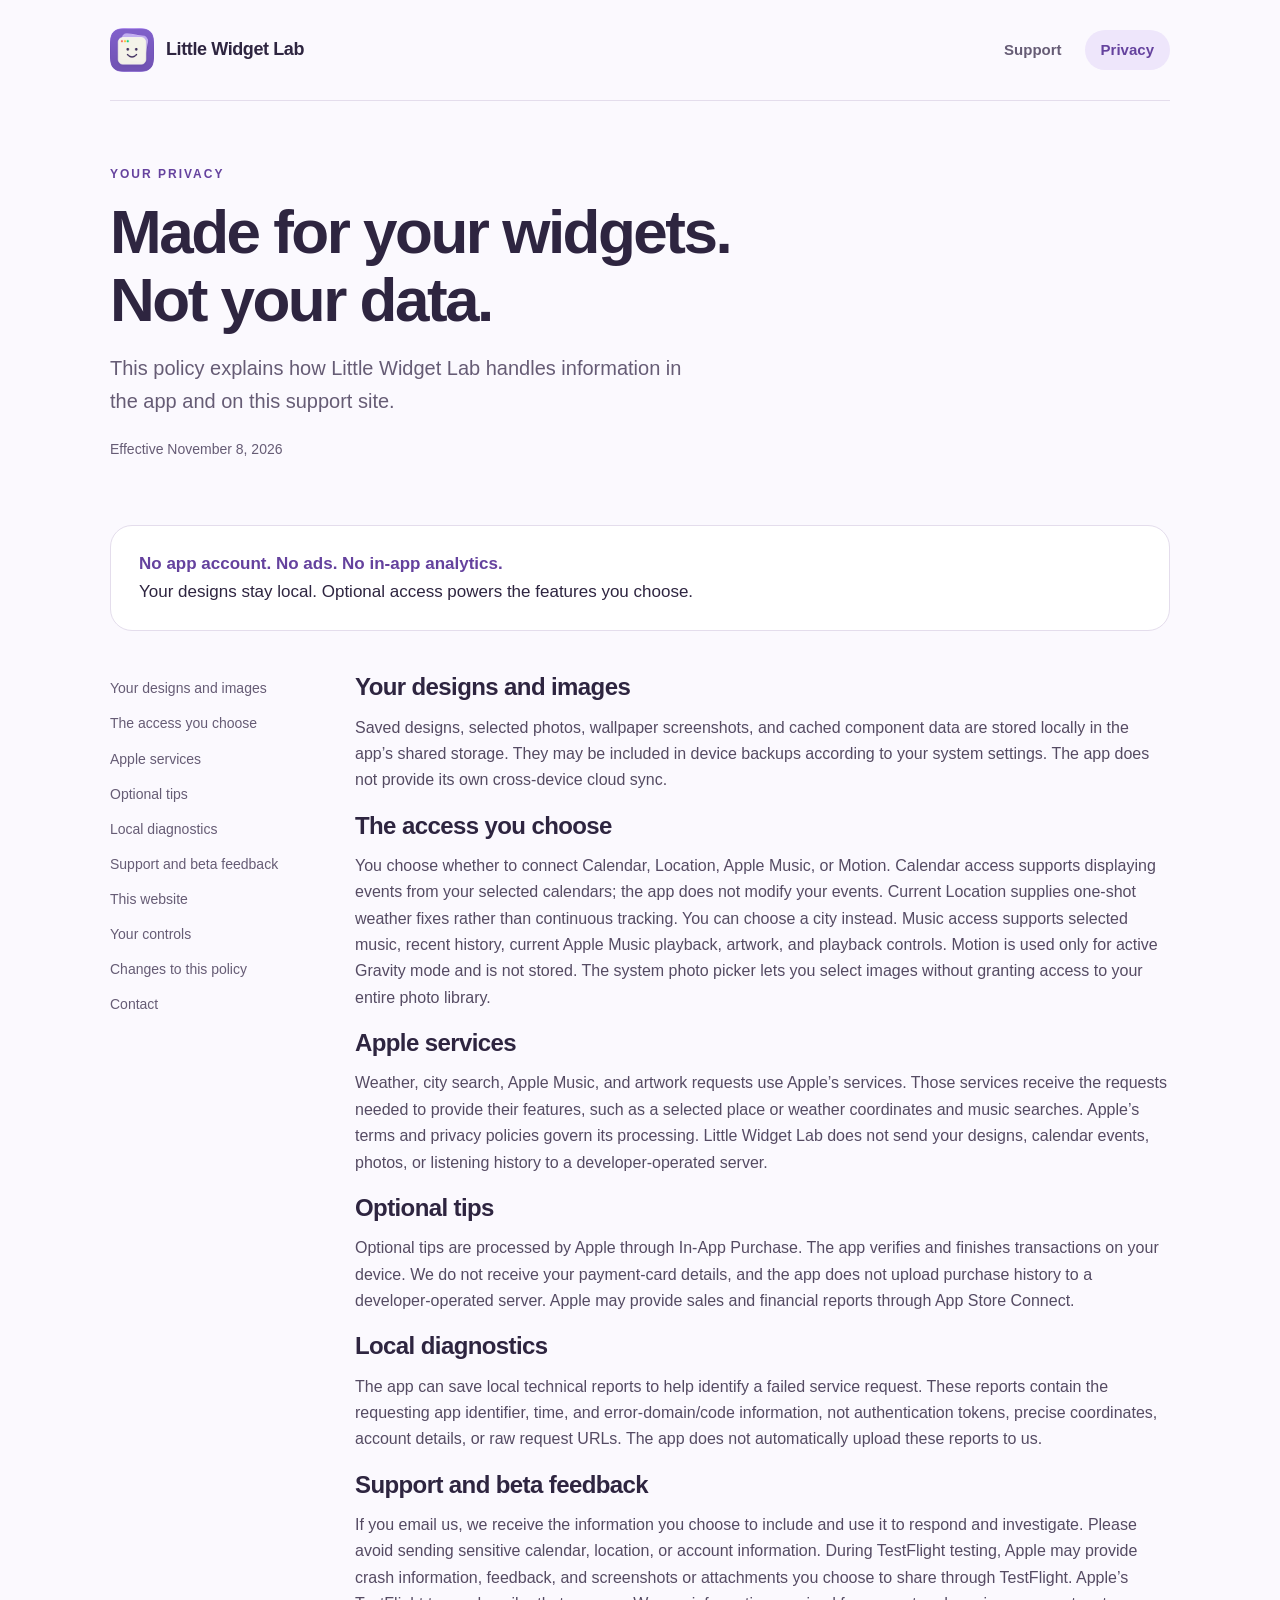
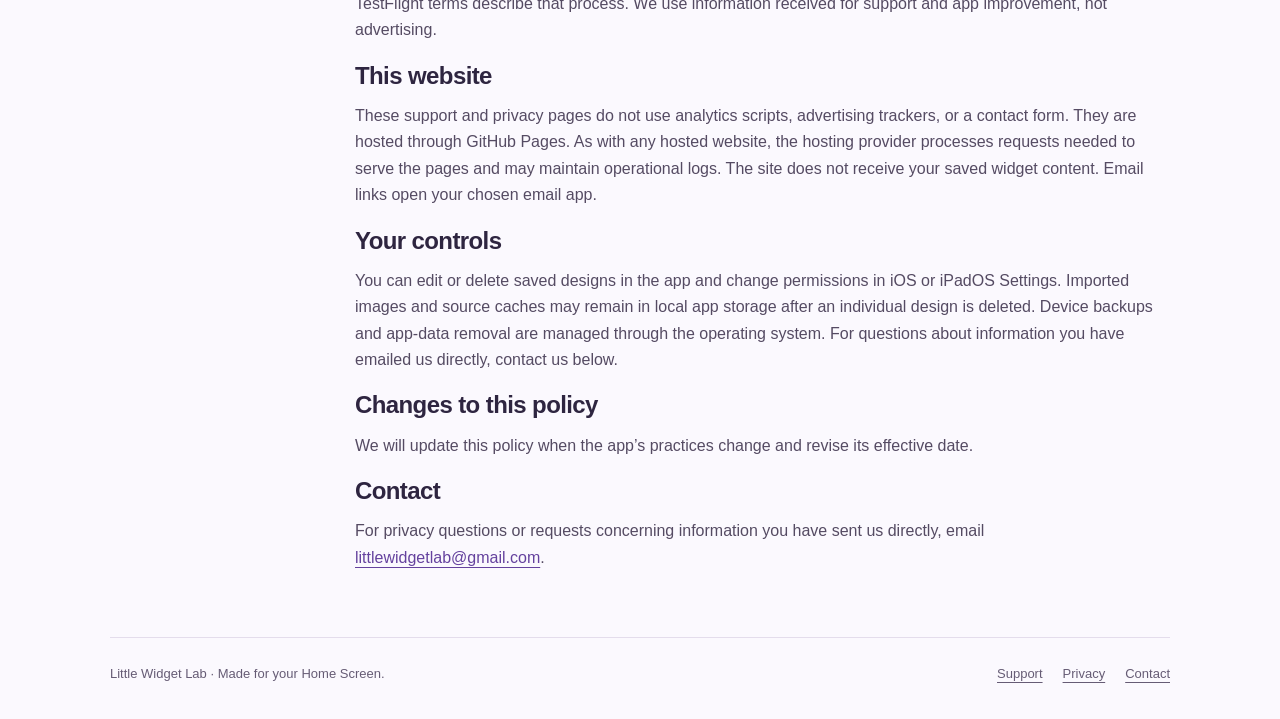
<file: index.html>
<!doctype html>
<html lang="en"><head><meta charset="utf-8"><meta name="viewport" content="width=device-width,initial-scale=1"><meta name="description" content="How Little Widget Lab handles local designs, optional permissions, Apple services, and support feedback."><meta name="theme-color" content="#7254b5"><title>Privacy Policy · Little Widget Lab</title><link rel="canonical" href="https://antonio-gor.github.io/little-widget-lab-privacy/"><link rel="icon" href="assets/little-widget-lab.png"><link rel="stylesheet" href="assets/site.css"></head>
<body><a class="skip" href="#main">Skip to content</a><header><a class="brand" href="support.html"><img src="assets/little-widget-lab.png" alt="" width="44" height="44"><span>Little Widget Lab</span></a><nav aria-label="Main"><a href="support.html">Support</a><a href="./" aria-current="page">Privacy</a></nav></header><main id="main"><section class="hero"><div><p class="eyebrow">Your privacy</p><h1>Made for your widgets.<br>Not your data.</h1><p class="intro">This policy explains how Little Widget Lab handles information in the app and on this support site.</p><p class="policy-date">Effective November 8, 2026</p></div></section><div class="privacy-summary"><p><strong>No app account. No ads. No in-app analytics.</strong><br>Your designs stay local. Optional access powers the features you choose.</p></div><div class="policy-layout"><aside class="policy-nav" aria-label="On this page"><a href="#your-designs">Your designs and images</a><a href="#optional-access">The access you choose</a><a href="#apple-services">Apple services</a><a href="#tips">Optional tips</a><a href="#diagnostics">Local diagnostics</a><a href="#support-feedback">Support and beta feedback</a><a href="#website">This website</a><a href="#your-controls">Your controls</a><a href="#changes">Changes to this policy</a><a href="#contact">Contact</a></aside><article class="policy-body"><section aria-labelledby="your-designs"><h2 id="your-designs">Your designs and images</h2><p>Saved designs, selected photos, wallpaper screenshots, and cached component data are stored locally in the app’s shared storage. They may be included in device backups according to your system settings. The app does not provide its own cross-device cloud sync.</p></section><section aria-labelledby="optional-access"><h2 id="optional-access">The access you choose</h2><p>You choose whether to connect Calendar, Location, Apple Music, or Motion. Calendar access supports displaying events from your selected calendars; the app does not modify your events. Current Location supplies one-shot weather fixes rather than continuous tracking. You can choose a city instead. Music access supports selected music, recent history, current Apple Music playback, artwork, and playback controls. Motion is used only for active Gravity mode and is not stored. The system photo picker lets you select images without granting access to your entire photo library.</p></section><section aria-labelledby="apple-services"><h2 id="apple-services">Apple services</h2><p>Weather, city search, Apple Music, and artwork requests use Apple’s services. Those services receive the requests needed to provide their features, such as a selected place or weather coordinates and music searches. Apple’s terms and privacy policies govern its processing. Little Widget Lab does not send your designs, calendar events, photos, or listening history to a developer-operated server.</p></section><section aria-labelledby="tips"><h2 id="tips">Optional tips</h2><p>Optional tips are processed by Apple through In-App Purchase. The app verifies and finishes transactions on your device. We do not receive your payment-card details, and the app does not upload purchase history to a developer-operated server. Apple may provide sales and financial reports through App Store Connect.</p></section><section aria-labelledby="diagnostics"><h2 id="diagnostics">Local diagnostics</h2><p>The app can save local technical reports to help identify a failed service request. These reports contain the requesting app identifier, time, and error-domain/code information, not authentication tokens, precise coordinates, account details, or raw request URLs. The app does not automatically upload these reports to us.</p></section><section aria-labelledby="support-feedback"><h2 id="support-feedback">Support and beta feedback</h2><p>If you email us, we receive the information you choose to include and use it to respond and investigate. Please avoid sending sensitive calendar, location, or account information. During TestFlight testing, Apple may provide crash information, feedback, and screenshots or attachments you choose to share through TestFlight. Apple’s TestFlight terms describe that process. We use information received for support and app improvement, not advertising.</p></section><section aria-labelledby="website"><h2 id="website">This website</h2><p>These support and privacy pages do not use analytics scripts, advertising trackers, or a contact form. They are hosted through GitHub Pages. As with any hosted website, the hosting provider processes requests needed to serve the pages and may maintain operational logs. The site does not receive your saved widget content. Email links open your chosen email app.</p></section><section aria-labelledby="your-controls"><h2 id="your-controls">Your controls</h2><p>You can edit or delete saved designs in the app and change permissions in iOS or iPadOS Settings. Imported images and source caches may remain in local app storage after an individual design is deleted. Device backups and app-data removal are managed through the operating system. For questions about information you have emailed us directly, contact us below.</p></section><section aria-labelledby="changes"><h2 id="changes">Changes to this policy</h2><p>We will update this policy when the app’s practices change and revise its effective date.</p></section><section aria-labelledby="contact"><h2 id="contact">Contact</h2><p>For privacy questions or requests concerning information you have sent us directly, email <a href="mailto:littlewidgetlab@gmail.com">littlewidgetlab@gmail.com</a>.</p></section></article></div></main><footer><span>Little Widget Lab · Made for your Home Screen.</span><div class="footer-links"><a href="support.html">Support</a><a href="./">Privacy</a><a href="mailto:littlewidgetlab@gmail.com">Contact</a></div></footer></body></html>
</file>
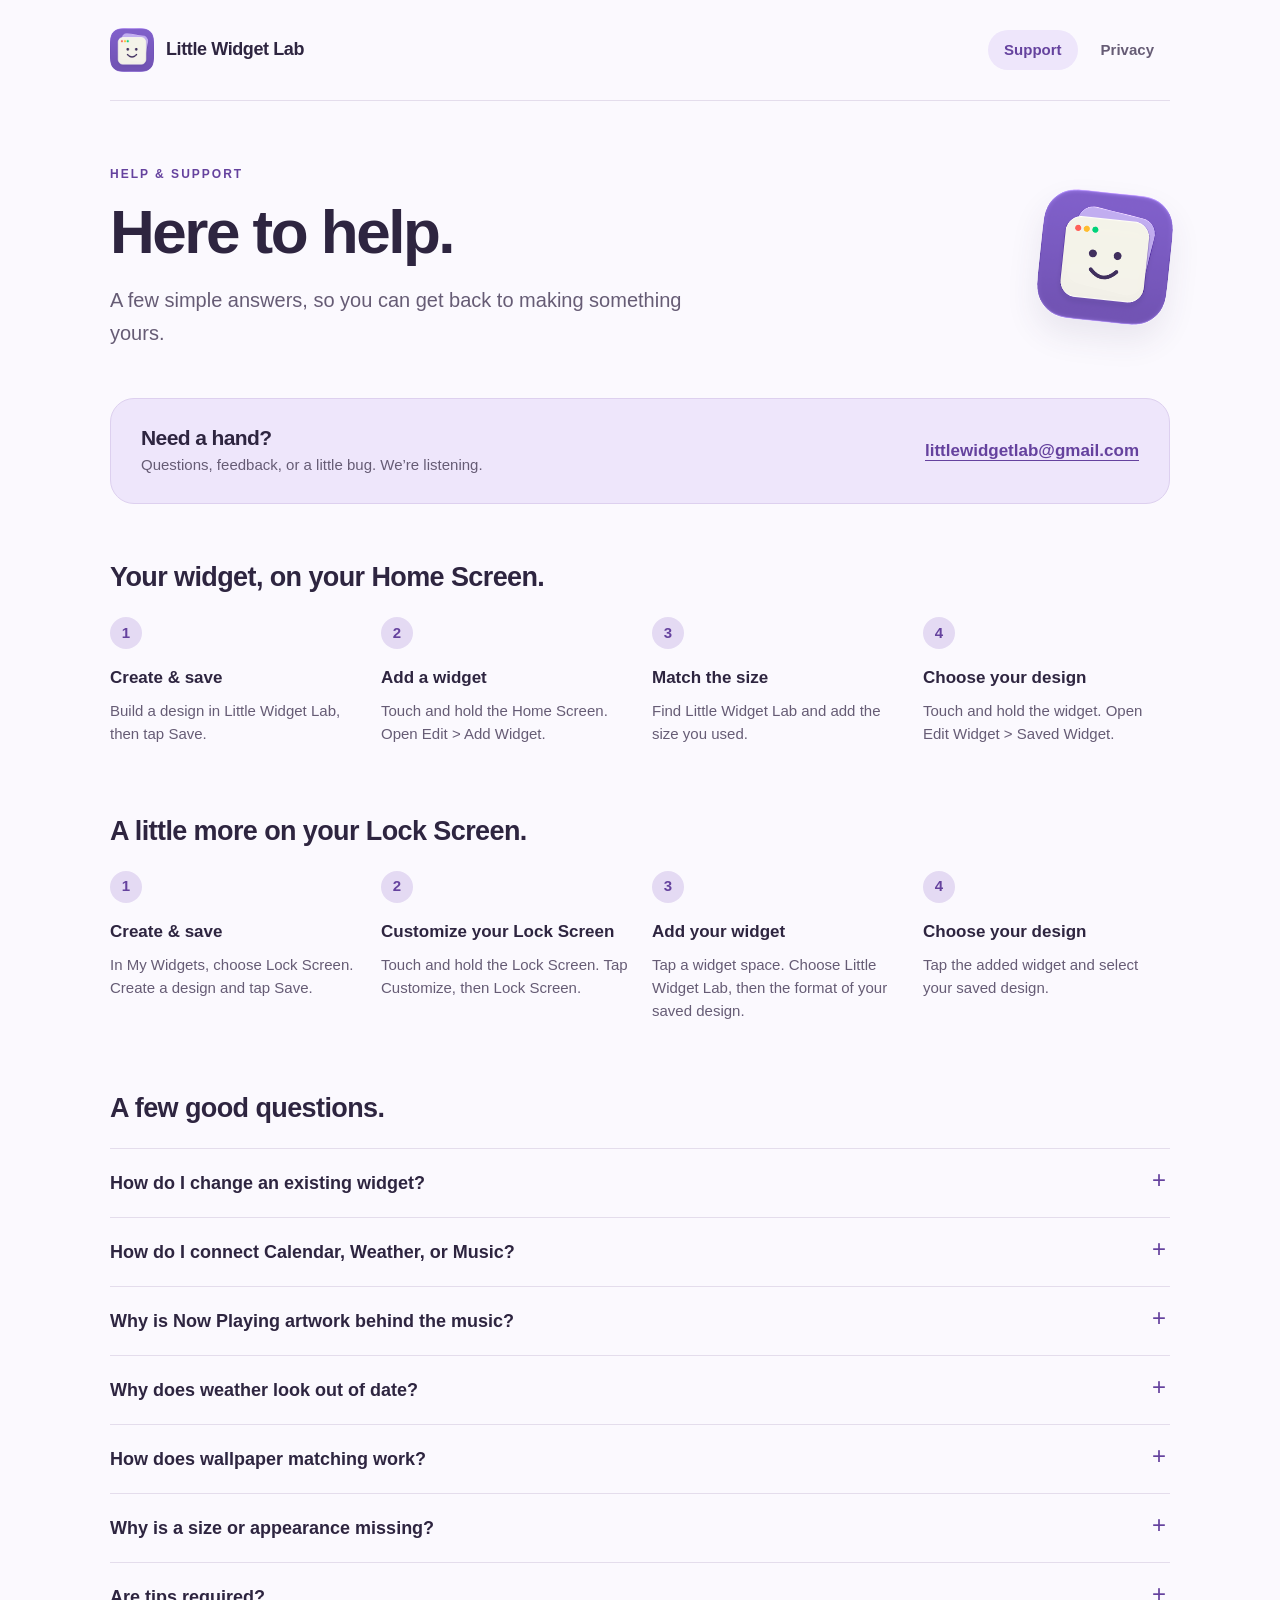
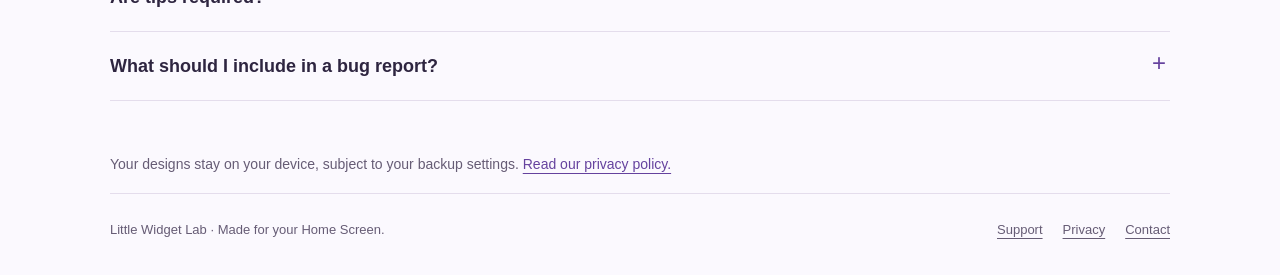
<file: support.html>
<!doctype html>
<html lang="en"><head><meta charset="utf-8"><meta name="viewport" content="width=device-width,initial-scale=1"><meta name="description" content="Help with creating, adding, and updating Little Widget Lab widgets. Contact littlewidgetlab@gmail.com."><meta name="theme-color" content="#7254b5"><title>Support · Little Widget Lab</title><link rel="canonical" href="https://antonio-gor.github.io/little-widget-lab-privacy/support.html"><link rel="icon" href="assets/little-widget-lab.png"><link rel="stylesheet" href="assets/site.css"></head>
<body><a class="skip" href="#main">Skip to content</a><header><a class="brand" href="support.html"><img src="assets/little-widget-lab.png" alt="" width="44" height="44"><span>Little Widget Lab</span></a><nav aria-label="Main"><a href="support.html" aria-current="page">Support</a><a href="./">Privacy</a></nav></header><main id="main"><section class="hero"><div><p class="eyebrow">Help & support</p><h1>Here to help.</h1><p class="intro">A few simple answers, so you can get back to making something yours.</p></div><img class="hero-art" src="assets/little-widget-lab.png" alt="Little Widget Lab smiling widget" width="130" height="130"></section>
<section class="contact" aria-labelledby="contact-title"><div><h2 id="contact-title">Need a hand?</h2><p>Questions, feedback, or a little bug. We’re listening.</p></div><a href="mailto:littlewidgetlab@gmail.com">littlewidgetlab@gmail.com</a></section>
<section class="section" aria-labelledby="setup"><h2 id="setup">Your widget, on your Home Screen.</h2><ol class="steps"><li><strong>Create & save</strong><p>Build a design in Little Widget Lab, then tap Save.</p></li><li><strong>Add a widget</strong><p>Touch and hold the Home Screen. Open Edit > Add Widget.</p></li><li><strong>Match the size</strong><p>Find Little Widget Lab and add the size you used.</p></li><li><strong>Choose your design</strong><p>Touch and hold the widget. Open Edit Widget > Saved Widget.</p></li></ol></section>
<section class="section" aria-labelledby="lock-screen-setup"><h2 id="lock-screen-setup">A little more on your Lock Screen.</h2><ol class="steps"><li><strong>Create &amp; save</strong><p>In My Widgets, choose Lock Screen. Create a design and tap Save.</p></li><li><strong>Customize your Lock Screen</strong><p>Touch and hold the Lock Screen. Tap Customize, then Lock Screen.</p></li><li><strong>Add your widget</strong><p>Tap a widget space. Choose Little Widget Lab, then the format of your saved design.</p></li><li><strong>Choose your design</strong><p>Tap the added widget and select your saved design.</p></li></ol></section>
<section class="section" aria-labelledby="questions"><h2 id="questions">A few good questions.</h2><details><summary>How do I change an existing widget?</summary><p>Tap the design in My Widgets, edit it, and save. Touch and hold a library design to rename, duplicate, or delete it. You can restore deleted designs in Settings &gt; Deleted Widgets until they are permanently deleted.</p></details><details><summary>How do I connect Calendar, Weather, or Music?</summary><p>Open the component in the editor. Choose your calendars, a city or Current Location, or a Music source. Optional access can be changed in iOS or iPadOS Settings. You can create widgets without connecting personal sources.</p></details><details><summary>Why is Now Playing artwork behind the music?</summary><p>Now Playing follows Apple Music, not every audio app. Open Little Widget Lab or tap Refresh Now Playing in its component editor. Player actions also request an update. iOS controls Home Screen refresh timing, so artwork may lag while the app is suspended.</p></details><details><summary>Why does weather look out of date?</summary><p>Check your connection and the selected location, then refresh Weather in the component editor. For Current Location, check Location Services access for Little Widget Lab, including widget access where offered. iOS schedules background refresh and may delay updates.</p></details><details><summary>How does wallpaper matching work?</summary><p>Choose Wallpaper as the widget background, then select a Home Screen screenshot and align its crop. Select a new screenshot if you change the wallpaper or widget position. It uses your selected image, not live transparency.</p></details><details><summary>Why is a size or appearance missing?</summary><p>Widget sizes and system appearances vary by device and OS. Little Widget Lab supports iOS 18 and iPadOS 18 or later. Newer appearances and larger sizes are available only on supported devices. Clear and Tinted are chosen in your Home Screen settings.</p></details><details><summary>Are tips required?</summary><p>No. Every feature is free. Optional tips in Settings &gt; Leave a Tip support the app and are processed by Apple. They do not unlock features or provide game benefits.</p></details><details><summary>What should I include in a bug report?</summary><p>Email your device, OS version, app version, and the steps that led to the issue. A screenshot or screen recording helps. Please remove private calendar events, precise locations, and account details. Beta testers can also send feedback through TestFlight.</p></details></section><p class="small-note">Your designs stay on your device, subject to your backup settings. <a href="./">Read our privacy policy.</a></p></main><footer><span>Little Widget Lab · Made for your Home Screen.</span><div class="footer-links"><a href="support.html">Support</a><a href="./">Privacy</a><a href="mailto:littlewidgetlab@gmail.com">Contact</a></div></footer></body></html>
</file>
<file: assets/site.css>
:root{color-scheme:light;--ink:#2e2540;--muted:#665c75;--iris:#65429e;--line:#e4ddec;--paper:#fbf9fe;--white:#fff;--lilac:#eee6fb}
*{box-sizing:border-box}html{scroll-behavior:smooth;scroll-padding-top:30px}body{margin:0;background:var(--paper);color:var(--ink);font-family:-apple-system,BlinkMacSystemFont,"Segoe UI",sans-serif;font-size:17px;line-height:1.65;-webkit-font-smoothing:antialiased}a{color:var(--iris);text-underline-offset:4px}a:hover{text-decoration-thickness:2px}a:focus-visible,summary:focus-visible{outline:3px solid #8362bd;outline-offset:5px;border-radius:5px}header,main,footer{width:min(1060px,calc(100% - 64px));margin-inline:auto}header{display:flex;justify-content:space-between;align-items:center;gap:20px;padding:28px 0;border-bottom:1px solid var(--line)}.brand{display:flex;align-items:center;gap:12px;color:var(--ink);font-size:18px;font-weight:650;letter-spacing:-.4px;text-decoration:none}.brand img{width:44px;height:44px;border-radius:12px}nav{display:flex;gap:7px}nav a{padding:8px 16px;border-radius:99px;text-decoration:none;color:var(--muted);font-size:15px;font-weight:550}nav a[aria-current=page]{background:var(--lilac);color:var(--iris)}.hero{display:grid;grid-template-columns:1fr auto;align-items:center;gap:40px;padding:64px 0 48px}.eyebrow{text-transform:uppercase;letter-spacing:2px;font-size:12px;font-weight:700;color:var(--iris);margin:0 0 13px}h1{font-size:clamp(38px,6vw,62px);line-height:1.1;letter-spacing:-2.5px;margin:0 0 18px;font-weight:700}.intro{color:var(--muted);font-size:20px;max-width:580px;margin:0}.hero-art{width:130px;height:130px;border-radius:32px;transform:rotate(6deg);box-shadow:0 16px 32px #40305e18}.contact{background:var(--lilac);border:1px solid #ddd0ef;border-radius:24px;display:flex;justify-content:space-between;align-items:center;gap:24px;padding:25px 30px;margin-bottom:56px}.contact h2{font-size:21px;margin:0 0 2px}.contact p{margin:0;color:var(--muted);font-size:15px}.contact a{font-weight:600;white-space:nowrap}.section{margin-bottom:52px}h2{font-size:27px;letter-spacing:-.6px;line-height:1.3;margin:0 0 22px}h3{font-size:20px;letter-spacing:-.3px;margin:30px 0 8px}p{margin:0 0 16px}.steps{display:grid;grid-template-columns:repeat(4,1fr);gap:24px;list-style:none;padding:0;margin:0;counter-reset:step}.steps li{counter-increment:step}.steps li:before{content:counter(step);display:grid;place-items:center;width:32px;height:32px;border-radius:50%;background:#e4daf3;color:var(--iris);font-size:15px;font-weight:700;margin-bottom:15px}.steps strong{display:block;font-size:17px;margin-bottom:7px}.steps p{font-size:15px;line-height:1.55;color:var(--muted)}details{border-top:1px solid var(--line)}details:last-child{border-bottom:1px solid var(--line)}summary{cursor:pointer;list-style:none;position:relative;padding:21px 36px 21px 0;font-size:18px;font-weight:580;line-height:1.45}summary::-webkit-details-marker{display:none}summary:after{content:'+';position:absolute;right:4px;font-size:24px;font-weight:400;color:var(--iris);top:14px}details[open] summary:after{content:'−'}details p,details ul{color:var(--muted);max-width:780px;margin:0 35px 20px 0;font-size:16px}.small-note{font-size:14px;color:var(--muted)}.policy-layout{display:grid;grid-template-columns:190px 1fr;gap:55px;padding-bottom:50px}.policy-nav{font-size:14px;align-self:start;position:sticky;top:26px}.policy-nav a{display:block;text-decoration:none;color:var(--muted);padding:6px 0}.policy-body h2{font-size:24px;margin-top:36px;margin-bottom:12px}.policy-body h2:first-child{margin-top:0}.policy-body p{color:#554b63;font-size:16px}.privacy-summary{background:var(--white);border:1px solid var(--line);border-radius:22px;padding:24px 28px;margin-bottom:40px}.privacy-summary p{margin:0;font-size:17px}.privacy-summary strong{color:var(--iris)}.policy-date{font-size:14px;color:var(--muted);margin-top:20px}footer{display:flex;justify-content:space-between;gap:24px;align-items:center;border-top:1px solid var(--line);padding:25px 0 35px;font-size:13px;color:var(--muted)}footer a{color:var(--muted)}.footer-links{display:flex;gap:20px}@media(max-width:700px){header,main,footer{width:calc(100% - 40px)}header{padding:20px 0}.brand{font-size:16px;gap:9px}.brand img{width:35px;height:35px;border-radius:10px}nav{gap:0}nav a{padding:8px 10px;font-size:14px}.hero{gap:20px;padding:42px 0 32px}.hero-art{width:80px;height:80px;border-radius:20px}h1{letter-spacing:-1.8px}.intro{font-size:18px}.contact{display:block;padding:23px;margin-bottom:40px}.contact a{display:inline-block;margin-top:12px;font-size:16px}.steps{grid-template-columns:repeat(2,1fr);gap:24px}.section{margin-bottom:40px}.policy-layout{display:block}.policy-nav{position:static;display:flex;gap:6px 18px;flex-wrap:wrap;border-bottom:1px solid var(--line);padding-bottom:20px;margin-bottom:30px}.privacy-summary{padding:22px}footer{align-items:start;flex-direction:column;gap:10px}.policy-date{margin-top:16px}}@media(max-width:380px){.brand span{max-width:100px;line-height:1.2}.hero-art{display:none}.hero{grid-template-columns:1fr}.contact a{font-size:14px}.steps{grid-template-columns:1fr}}@media(prefers-reduced-motion:reduce){html{scroll-behavior:auto}}

.skip{position:absolute;left:-9999px}.skip:focus{left:16px;top:12px;padding:10px;background:white;z-index:10}
</file>
